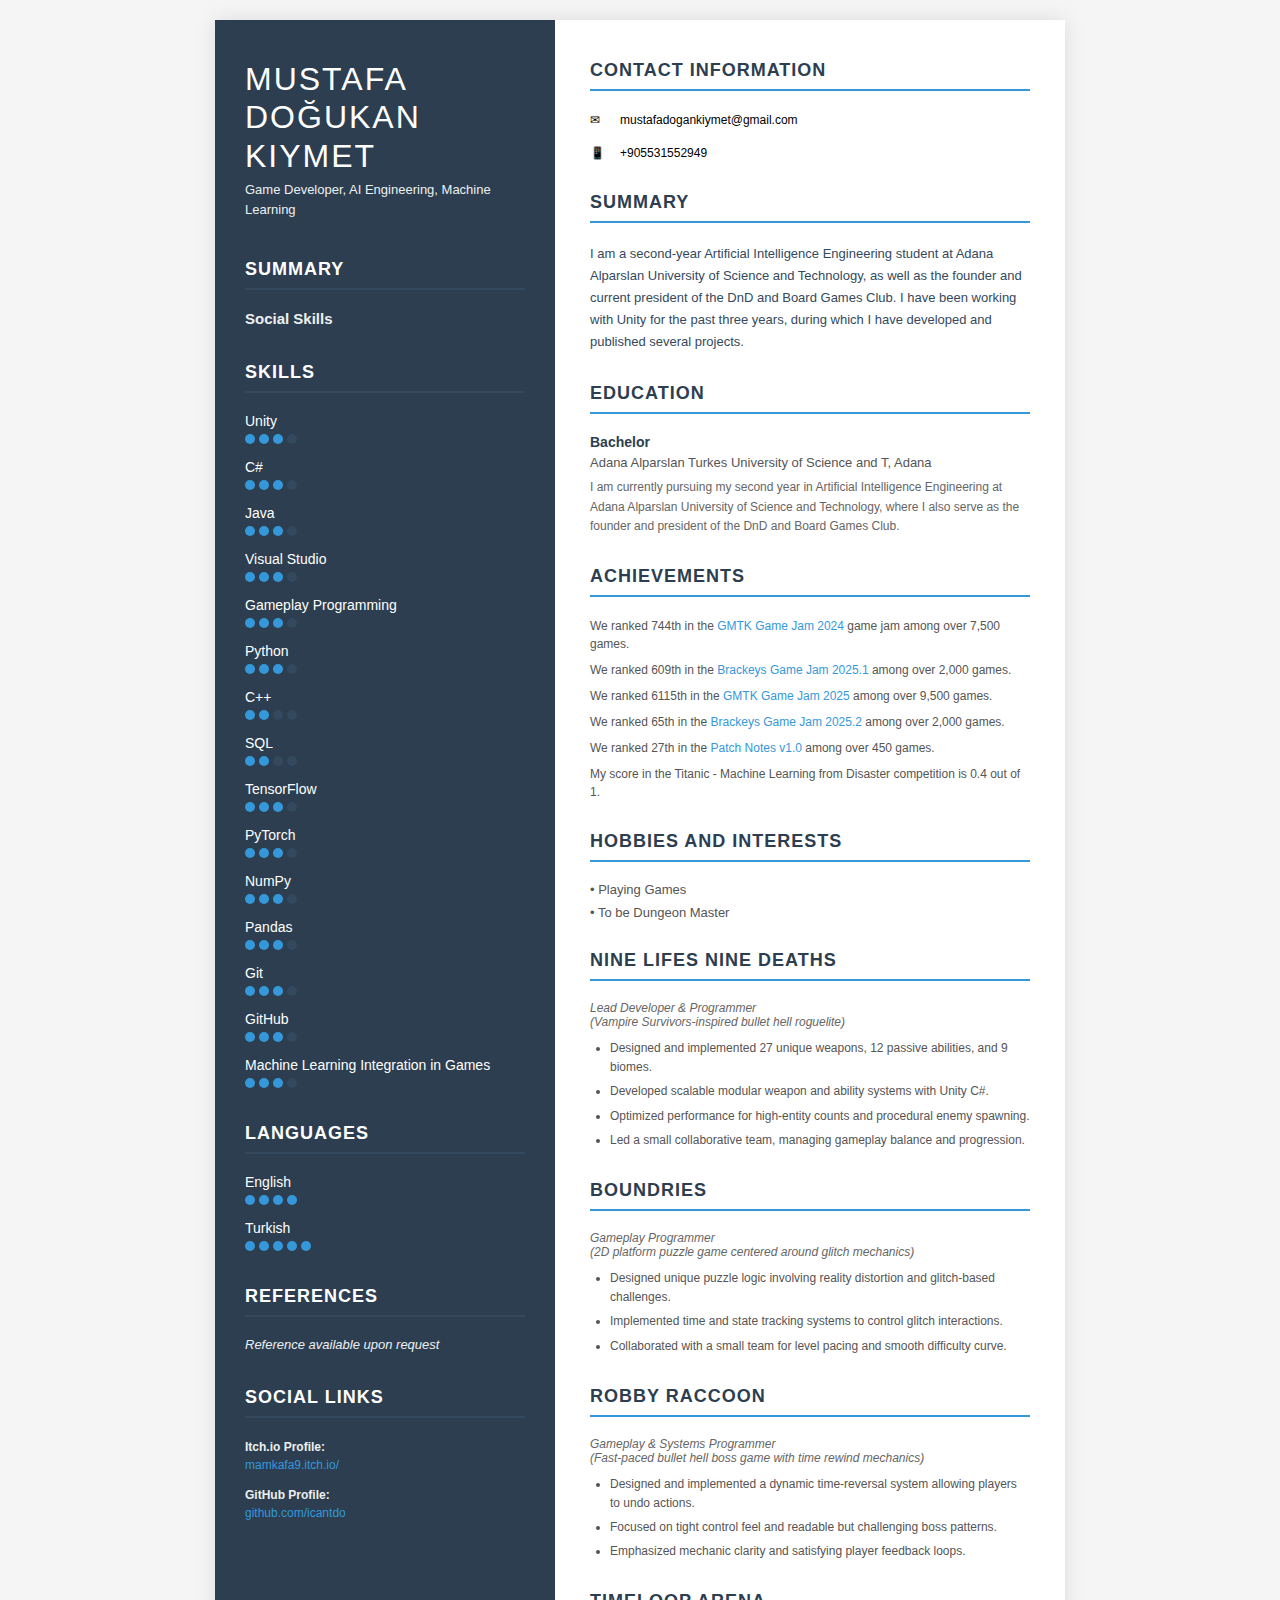
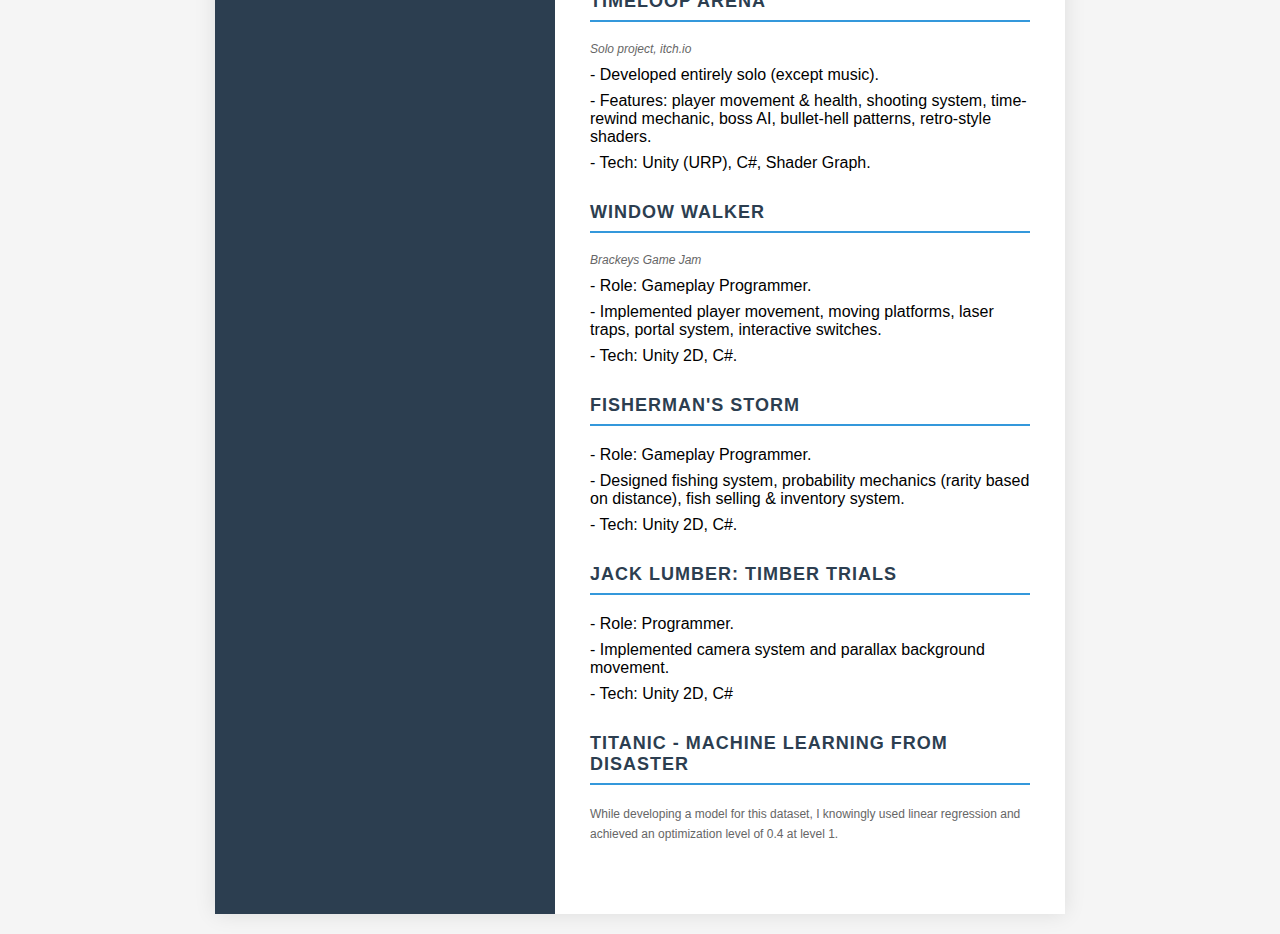
<file: resume-pdf.html>
<!DOCTYPE html>
<html lang="en">
<head>
    <meta charset="UTF-8">
    <meta name="viewport" content="width=device-width, initial-scale=1.0">
    <title>Mustafa Doğukan Kıymet - Resume</title>
    <style>
        * {
            margin: 0;
            padding: 0;
            box-sizing: border-box;
        }

        body {
            font-family: 'Segoe UI', Tahoma, Geneva, Verdana, sans-serif;
            background: #f5f5f5;
            padding: 20px;
            display: flex;
            justify-content: center;
        }

        .resume-container {
            width: 850px;
            background: white;
            box-shadow: 0 0 20px rgba(0,0,0,0.1);
        }

        .resume {
            display: grid;
            grid-template-columns: 340px 1fr;
            min-height: 100vh;
        }

        .left-column {
            background: #2c3e50;
            color: white;
            padding: 40px 30px;
        }

        .right-column {
            padding: 40px 35px;
        }

        h1 {
            font-size: 32px;
            font-weight: 300;
            letter-spacing: 2px;
            margin-bottom: 5px;
            line-height: 1.2;
        }

        .subtitle {
            font-size: 13px;
            color: #ecf0f1;
            margin-bottom: 40px;
            line-height: 1.5;
        }

        .section-title {
            font-size: 18px;
            font-weight: 600;
            margin-bottom: 20px;
            padding-bottom: 8px;
            border-bottom: 2px solid #34495e;
            letter-spacing: 1px;
        }

        .right-column .section-title {
            border-bottom-color: #3498db;
            color: #2c3e50;
        }

        .subsection-title {
            font-size: 15px;
            font-weight: 600;
            margin-top: 15px;
            margin-bottom: 12px;
            color: #ecf0f1;
        }

        .right-column .subsection-title {
            color: #2c3e50;
        }

        .subsection-content {
            font-size: 13px;
            line-height: 1.6;
            color: #ecf0f1;
        }

        .right-column .subsection-content {
            color: #555;
        }

        .contact-item {
            display: flex;
            align-items: center;
            margin-bottom: 15px;
            font-size: 12px;
            line-height: 1.5;
        }

        .contact-icon {
            width: 30px;
            flex-shrink: 0;
        }

        .skill-item {
            margin-bottom: 15px;
        }

        .skill-name {
            font-size: 14px;
            margin-bottom: 5px;
        }

        .skill-dots {
            display: flex;
            gap: 4px;
        }

        .dot {
            width: 10px;
            height: 10px;
            border-radius: 50%;
            background: #34495e;
        }

        .dot.filled {
            background: #3498db;
        }

        .language-item {
            margin-bottom: 15px;
        }

        .language-name {
            font-size: 14px;
            margin-bottom: 5px;
        }

        .right-section {
            margin-bottom: 30px;
        }

        .summary-text {
            font-size: 13px;
            line-height: 1.7;
            color: #34495e;
        }

        .education-item {
            margin-bottom: 15px;
        }

        .degree {
            font-weight: 600;
            font-size: 14px;
            color: #2c3e50;
            margin-bottom: 5px;
        }

        .institution {
            font-size: 13px;
            color: #555;
            margin-bottom: 8px;
        }

        .description {
            font-size: 12px;
            line-height: 1.6;
            color: #666;
        }

        .achievement-item {
            font-size: 12px;
            margin-bottom: 8px;
            line-height: 1.5;
            color: #555;
        }

        .achievement-item a {
            color: #3498db;
            text-decoration: none;
        }

        .achievement-item a:hover {
            text-decoration: underline;
        }

        .hobby-item {
            font-size: 13px;
            margin-bottom: 8px;
            color: #555;
        }

        .project-title {
            font-weight: 600;
            font-size: 15px;
            color: #2c3e50;
            margin-bottom: 8px;
        }

        .project-subtitle {
            font-style: italic;
            font-size: 12px;
            color: #666;
            margin-bottom: 10px;
        }

        .project-description {
            margin-bottom: 8px;
        }

        ul {
            margin-left: 20px;
            margin-bottom: 10px;
        }

        li {
            font-size: 12px;
            line-height: 1.6;
            color: #555;
            margin-bottom: 5px;
        }

        .reference-text {
            font-size: 13px;
            color: #ecf0f1;
            font-style: italic;
        }

        .social-link {
            font-size: 12px;
            color: #ecf0f1;
            margin-bottom: 12px;
            line-height: 1.5;
        }

        .social-link a {
            color: #3498db;
            text-decoration: none;
            word-break: break-all;
        }

        .social-link a:hover {
            text-decoration: underline;
        }

        @media print {
            body {
                padding: 0;
                background: white;
            }
            .resume-container {
                box-shadow: none;
                width: 100%;
            }
        }
    </style>
</head>
<body>
    <div class="resume-container">
        <div class="resume">
            <div class="left-column">
                <h1>MUSTAFA<br>DOĞUKAN<br>KIYMET</h1>
                <div class="subtitle">Game Developer, AI Engineering, Machine Learning</div>

                <div style="margin-bottom: 35px;">
                    <div class="section-title">SUMMARY</div>
                    <div class="subsection-title">Social Skills</div>
                    <div class="subsection-content">
                        <!-- Add your social skills content here -->
                    </div>
                </div>

                <div style="margin-bottom: 35px;">
                    <div class="section-title">SKILLS</div>
                    <div class="skill-item">
                        <div class="skill-name">Unity</div>
                        <div class="skill-dots">
                            <div class="dot filled"></div>
                            <div class="dot filled"></div>
                            <div class="dot filled"></div>
                            <div class="dot"></div>
                        </div>
                    </div>
                    <div class="skill-item">
                        <div class="skill-name">C#</div>
                        <div class="skill-dots">
                            <div class="dot filled"></div>
                            <div class="dot filled"></div>
                            <div class="dot filled"></div>
                            <div class="dot"></div>
                        </div>
                    </div>
                    <div class="skill-item">
                        <div class="skill-name">Java</div>
                        <div class="skill-dots">
                            <div class="dot filled"></div>
                            <div class="dot filled"></div>
                            <div class="dot filled"></div>
                            <div class="dot"></div>
                        </div>
                    </div>
                    <div class="skill-item">
                        <div class="skill-name">Visual Studio</div>
                        <div class="skill-dots">
                            <div class="dot filled"></div>
                            <div class="dot filled"></div>
                            <div class="dot filled"></div>
                            <div class="dot"></div>
                        </div>
                    </div>
                    <div class="skill-item">
                        <div class="skill-name">Gameplay Programming</div>
                        <div class="skill-dots">
                            <div class="dot filled"></div>
                            <div class="dot filled"></div>
                            <div class="dot filled"></div>
                            <div class="dot"></div>
                        </div>
                    </div>
                    <div class="skill-item">
                        <div class="skill-name">Python</div>
                        <div class="skill-dots">
                            <div class="dot filled"></div>
                            <div class="dot filled"></div>
                            <div class="dot filled"></div>
                            <div class="dot"></div>
                        </div>
                    </div>
                    <div class="skill-item">
                        <div class="skill-name">C++</div>
                        <div class="skill-dots">
                            <div class="dot filled"></div>
                            <div class="dot filled"></div>
                            <div class="dot"></div>
                            <div class="dot"></div>
                        </div>
                    </div>
                    <div class="skill-item">
                        <div class="skill-name">SQL</div>
                        <div class="skill-dots">
                            <div class="dot filled"></div>
                            <div class="dot filled"></div>
                            <div class="dot"></div>
                            <div class="dot"></div>
                        </div>
                    </div>
                    <div class="skill-item">
                        <div class="skill-name">TensorFlow</div>
                        <div class="skill-dots">
                            <div class="dot filled"></div>
                            <div class="dot filled"></div>
                            <div class="dot filled"></div>
                            <div class="dot"></div>
                        </div>
                    </div>
                    <div class="skill-item">
                        <div class="skill-name">PyTorch</div>
                        <div class="skill-dots">
                            <div class="dot filled"></div>
                            <div class="dot filled"></div>
                            <div class="dot filled"></div>
                            <div class="dot"></div>
                        </div>
                    </div>
                    <div class="skill-item">
                        <div class="skill-name">NumPy</div>
                        <div class="skill-dots">
                            <div class="dot filled"></div>
                            <div class="dot filled"></div>
                            <div class="dot filled"></div>
                            <div class="dot"></div>
                        </div>
                    </div>
                    <div class="skill-item">
                        <div class="skill-name">Pandas</div>
                        <div class="skill-dots">
                            <div class="dot filled"></div>
                            <div class="dot filled"></div>
                            <div class="dot filled"></div>
                            <div class="dot"></div>
                        </div>
                    </div>
                    <div class="skill-item">
                        <div class="skill-name">Git</div>
                        <div class="skill-dots">
                            <div class="dot filled"></div>
                            <div class="dot filled"></div>
                            <div class="dot filled"></div>
                            <div class="dot"></div>
                        </div>
                    </div>
                    <div class="skill-item">
                        <div class="skill-name">GitHub</div>
                        <div class="skill-dots">
                            <div class="dot filled"></div>
                            <div class="dot filled"></div>
                            <div class="dot filled"></div>
                            <div class="dot"></div>
                        </div>
                    </div>
                    <div class="skill-item">
                        <div class="skill-name">Machine Learning Integration in Games</div>
                        <div class="skill-dots">
                            <div class="dot filled"></div>
                            <div class="dot filled"></div>
                            <div class="dot filled"></div>
                            <div class="dot"></div>
                        </div>
                    </div>
                </div>

                <div style="margin-bottom: 35px;">
                    <div class="section-title">LANGUAGES</div>
                    <div class="language-item">
                        <div class="language-name">English</div>
                        <div class="skill-dots">
                            <div class="dot filled"></div>
                            <div class="dot filled"></div>
                            <div class="dot filled"></div>
                            <div class="dot filled"></div>
                        </div>
                    </div>
                    <div class="language-item">
                        <div class="language-name">Turkish</div>
                        <div class="skill-dots">
                            <div class="dot filled"></div>
                            <div class="dot filled"></div>
                            <div class="dot filled"></div>
                            <div class="dot filled"></div>
                            <div class="dot filled"></div>
                        </div>
                    </div>
                </div>

                <div style="margin-bottom: 35px;">
                    <div class="section-title">REFERENCES</div>
                    <div class="reference-text">Reference available upon request</div>
                </div>

                <div>
                    <div class="section-title">SOCIAL LINKS</div>
                    <div class="social-link">
                        <strong>Itch.io Profile:</strong><br>
                        <a href="https://mamkafa9.itch.io/" target="_blank">mamkafa9.itch.io/</a>
                    </div>
                    <div class="social-link">
                        <strong>GitHub Profile:</strong><br>
                        <a href="https://github.com/icantdo" target="_blank">github.com/icantdo</a>
                    </div>
                </div>
            </div>

            <div class="right-column">
                <div class="right-section">
                    <div class="section-title">CONTACT INFORMATION</div>
                    <div class="contact-item">
                        <div class="contact-icon">✉</div>
                        <div>mustafadogankiymet@gmail.com</div>
                    </div>
                    <div class="contact-item">
                        <div class="contact-icon">📱</div>
                        <div>+905531552949</div>
                    </div>
                </div>

                <div class="right-section">
                    <div class="section-title">SUMMARY</div>
                    <p class="summary-text">
                        I am a second-year Artificial Intelligence Engineering student at Adana Alparslan University of Science and Technology, as well as the founder and current president of the DnD and Board Games Club. I have been working with Unity for the past three years, during which I have developed and published several projects.
                    </p>
                </div>

                <div class="right-section">
                    <div class="section-title">EDUCATION</div>
                    <div class="education-item">
                        <div class="degree">Bachelor</div>
                        <div class="institution">Adana Alparslan Turkes University of Science and T, Adana</div>
                        <p class="description">
                            I am currently pursuing my second year in Artificial Intelligence Engineering at Adana Alparslan University of Science and Technology, where I also serve as the founder and president of the DnD and Board Games Club.
                        </p>
                    </div>
                </div>

                <div class="right-section">
                    <div class="section-title">ACHIEVEMENTS</div>
                    <div class="achievement-item">
                        We ranked 744th in the <a href="https://itch.io/jam/gmtk-2024" target="_blank">GMTK Game Jam 2024</a> game jam among over 7,500 games.
                    </div>
                    <div class="achievement-item">
                        We ranked 609th in the <a href="https://itch.io/jam/brackeys-1" target="_blank">Brackeys Game Jam 2025.1</a> among over 2,000 games.
                    </div>
                    <div class="achievement-item">
                        We ranked 6115th in the <a href="https://itch.io/jam/gmtk-2025" target="_blank">GMTK Game Jam 2025</a> among over 9,500 games.
                    </div>
                    <div class="achievement-item">
                        We ranked 65th in the <a href="https://itch.io/jam/brackeys-2" target="_blank">Brackeys Game Jam 2025.2</a> among over 2,000 games.
                    </div>
                    <div class="achievement-item">
                        We ranked 27th in the <a href="https://itch.io/jam/patch-notes-v10" target="_blank">Patch Notes v1.0</a> among over 450 games.
                    </div>
                    <div class="achievement-item">
                        My score in the Titanic - Machine Learning from Disaster competition is 0.4 out of 1.
                    </div>
                </div>

                <div class="right-section">
                    <div class="section-title">HOBBIES AND INTERESTS</div>
                    <div class="hobby-item">• Playing Games</div>
                    <div class="hobby-item">• To be Dungeon Master</div>
                </div>

                <div class="right-section">
                    <div class="section-title">NINE LIFES NINE DEATHS</div>
                    <div class="project-subtitle">
                        Lead Developer & Programmer<br>
                        (Vampire Survivors-inspired bullet hell roguelite)
                    </div>
                    <ul>
                        <li>Designed and implemented 27 unique weapons, 12 passive abilities, and 9 biomes.</li>
                        <li>Developed scalable modular weapon and ability systems with Unity C#.</li>
                        <li>Optimized performance for high-entity counts and procedural enemy spawning.</li>
                        <li>Led a small collaborative team, managing gameplay balance and progression.</li>
                    </ul>
                </div>

                <div class="right-section">
                    <div class="section-title">BOUNDRIES</div>
                    <div class="project-subtitle">
                        Gameplay Programmer<br>
                        (2D platform puzzle game centered around glitch mechanics)
                    </div>
                    <ul>
                        <li>Designed unique puzzle logic involving reality distortion and glitch-based challenges.</li>
                        <li>Implemented time and state tracking systems to control glitch interactions.</li>
                        <li>Collaborated with a small team for level pacing and smooth difficulty curve.</li>
                    </ul>
                </div>

                <div class="right-section">
                    <div class="section-title">ROBBY RACCOON</div>
                    <div class="project-subtitle">
                        Gameplay & Systems Programmer<br>
                        (Fast-paced bullet hell boss game with time rewind mechanics)
                    </div>
                    <ul>
                        <li>Designed and implemented a dynamic time-reversal system allowing players to undo actions.</li>
                        <li>Focused on tight control feel and readable but challenging boss patterns.</li>
                        <li>Emphasized mechanic clarity and satisfying player feedback loops.</li>
                    </ul>
                </div>

                <div class="right-section">
                    <div class="section-title">TIMELOOP ARENA</div>
                    <div class="project-subtitle">Solo project, itch.io</div>
                    <p class="project-description">- Developed entirely solo (except music).</p>
                    <p class="project-description">- Features: player movement & health, shooting system, time-rewind mechanic, boss AI, bullet-hell patterns, retro-style shaders.</p>
                    <p class="project-description">- Tech: Unity (URP), C#, Shader Graph.</p>
                </div>

                <div class="right-section">
                    <div class="section-title">WINDOW WALKER</div>
                    <div class="project-subtitle">Brackeys Game Jam</div>
                    <p class="project-description">- Role: Gameplay Programmer.</p>
                    <p class="project-description">- Implemented player movement, moving platforms, laser traps, portal system, interactive switches.</p>
                    <p class="project-description">- Tech: Unity 2D, C#.</p>
                </div>

                <div class="right-section">
                    <div class="section-title">FISHERMAN'S STORM</div>
                    <p class="project-description">- Role: Gameplay Programmer.</p>
                    <p class="project-description">- Designed fishing system, probability mechanics (rarity based on distance), fish selling & inventory system.</p>
                    <p class="project-description">- Tech: Unity 2D, C#.</p>
                </div>

                <div class="right-section">
                    <div class="section-title">JACK LUMBER: TIMBER TRIALS</div>
                    <p class="project-description">- Role: Programmer.</p>
                    <p class="project-description">- Implemented camera system and parallax background movement.</p>
                    <p class="project-description">- Tech: Unity 2D, C#</p>
                </div>

                <div class="right-section">
                    <div class="section-title">TITANIC - MACHINE LEARNING FROM DISASTER</div>
                    <p class="description">
                        While developing a model for this dataset, I knowingly used linear regression and achieved an optimization level of 0.4 at level 1.
                    </p>
                </div>
            </div>
        </div>
    </div>
</body>
</html>
</file>
